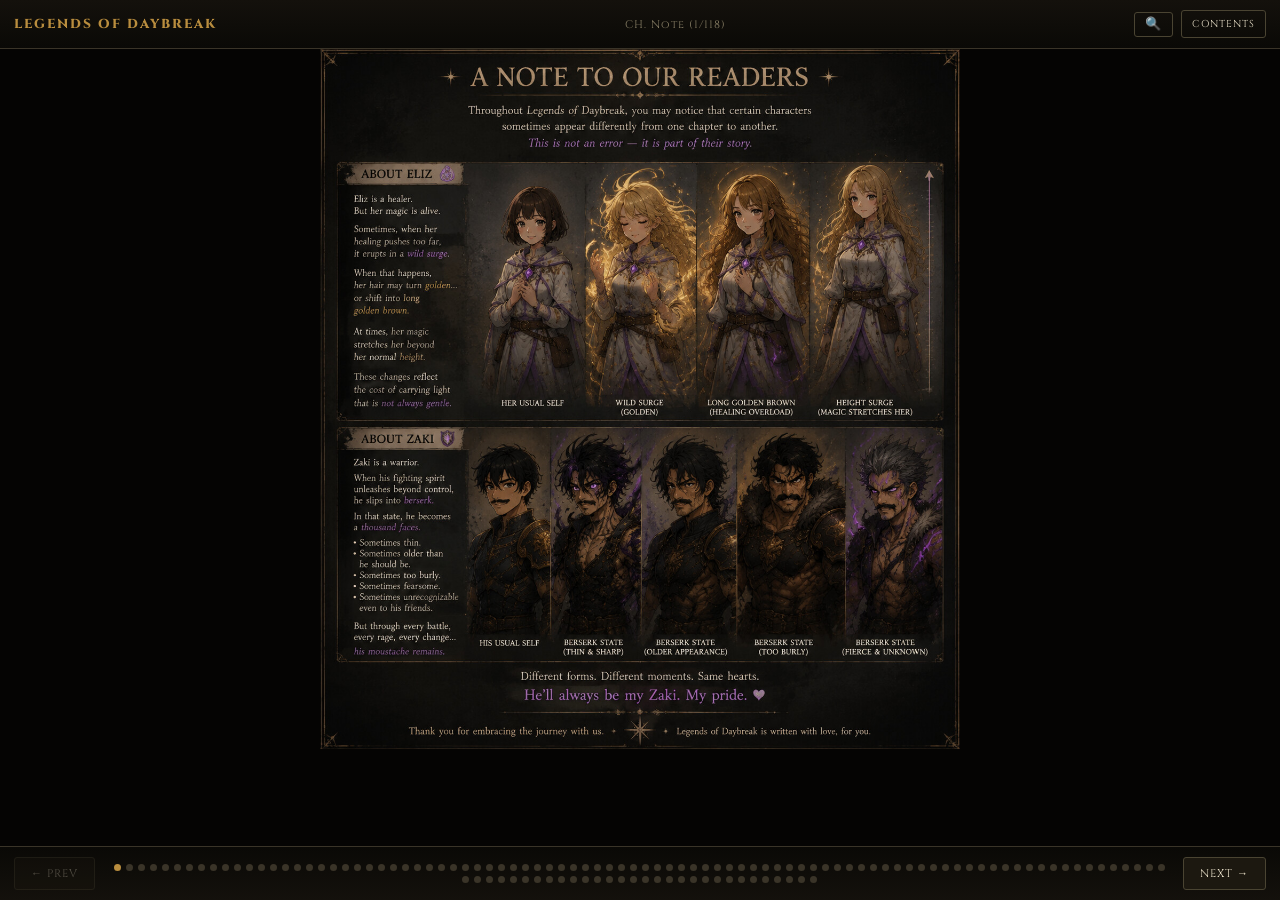
<file: comic/daybreak-reader.html>
<!DOCTYPE html>
<html lang="en">
<head>
<meta charset="UTF-8">
<meta name="viewport" content="width=device-width, initial-scale=1.0, maximum-scale=5.0, user-scalable=yes">
<title>Legends of Daybreak — Reader</title>
<style>
  @import url('https://fonts.googleapis.com/css2?family=Cinzel:wght@600;800&family=Cormorant+Garamond:ital,wght@0,500;0,600;1,500&display=swap');

  *{box-sizing:border-box; -webkit-tap-highlight-color:transparent;}
  html,body{
    margin:0; height:100%; overflow:hidden;
    background:#0a0906;
    font-family:'Cormorant Garamond', serif;
    color:#e8dfc8;
  }

  #app{
    position:relative;
    height:100%;
    width:100%;
    display:flex;
    flex-direction:column;
  }

  /* ---------- TOP BAR ---------- */
  #topbar{
    flex:0 0 auto;
    display:flex;
    align-items:center;
    justify-content:space-between;
    padding:10px 14px;
    background:linear-gradient(#14110c, #0a0906);
    border-bottom:1px solid #3a3428;
    z-index:20;
  }
  #topbar .brand{
    font-family:'Cinzel', serif;
    font-weight:800;
    font-size:13px;
    letter-spacing:2px;
    color:#b98d3e;
    text-transform:uppercase;
  }
  #topbar .chnum{
    font-family:'Cinzel', serif;
    font-size:11px;
    letter-spacing:1px;
    color:#8a8067;
  }
  #tocBtn{
    background:none;
    border:1px solid #4a4432;
    color:#e8dfc8;
    font-family:'Cinzel', serif;
    font-size:10px;
    letter-spacing:1px;
    padding:6px 10px;
    border-radius:3px;
  }
  #topbarBtns{
    display:flex;
    align-items:center;
    gap:8px;
  }
  #zoomBtn{
    background:none;
    border:1px solid #4a4432;
    color:#e8dfc8;
    font-family:'Cinzel', serif;
    font-size:13px;
    letter-spacing:1px;
    padding:5px 10px;
    border-radius:3px;
    line-height:1;
  }
  #zoomBtn.active{
    background:#b98d3e;
    border-color:#b98d3e;
    color:#14110c;
  }

  /* ---------- READER VIEW ---------- */
  #reader{
    flex:1 1 auto;
    position:relative;
    overflow:hidden;
    display:flex;
    align-items:center;
    justify-content:center;
    touch-action:pan-y pinch-zoom;
  }
  #pageTrack{
    display:flex;
    height:100%;
    width:100%;
    transition:transform 0.32s cubic-bezier(.4,0,.2,1);
  }
  .pageSlide{
    flex:0 0 100%;
    height:100%;
    display:flex;
    align-items:flex-start;
    justify-content:center;
    overflow-y:auto;
    -webkit-overflow-scrolling:touch;
    background:#050403;
    touch-action:pan-y pinch-zoom;
  }
  .pageSlide img{
    width:100%;
    max-width:640px;
    display:block;
    transition:width 0.25s ease, max-width 0.25s ease;
  }

  /* ---------- ZOOM MODE ---------- */
  #app.zoom-mode .pageSlide{
    overflow-x:auto;
    justify-content:flex-start;
    touch-action:pan-x pan-y pinch-zoom;
  }
  #app.zoom-mode .pageSlide img{
    width:210%;
    max-width:none;
  }

  .navZone{
    position:absolute;
    top:0; bottom:0;
    width:18%;
    z-index:5;
  }
  .navZone.left{ left:0; }
  .navZone.right{ right:0; }

  /* ---------- BOTTOM BAR ---------- */
  #bottombar{
    flex:0 0 auto;
    display:flex;
    align-items:center;
    justify-content:center;
    gap:14px;
    padding:10px 14px calc(10px + env(safe-area-inset-bottom));
    background:linear-gradient(#0a0906, #14110c);
    border-top:1px solid #3a3428;
    z-index:20;
  }
  #bottombar button{
    background:#1c1810;
    border:1px solid #4a4432;
    color:#e8dfc8;
    font-family:'Cinzel', serif;
    font-size:11px;
    letter-spacing:1px;
    padding:8px 16px;
    border-radius:3px;
  }
  #bottombar button:disabled{ opacity:0.3; }
  #dots{
    display:flex;
    gap:5px;
    flex:1;
    justify-content:center;
    flex-wrap:wrap;
  }
  #dots .dot{
    width:7px; height:7px;
    border-radius:50%;
    background:#3a3428;
  }
  #dots .dot.active{ background:#b98d3e; }

  /* ---------- TOC OVERLAY ---------- */
  #toc{
    position:absolute;
    inset:0;
    background:rgba(6,5,3,0.97);
    z-index:50;
    display:none;
    flex-direction:column;
    padding:20px 16px;
    overflow-y:auto;
  }
  #toc.open{ display:flex; }
  #toc h2{
    font-family:'Cinzel', serif;
    font-weight:800;
    letter-spacing:2px;
    color:#b98d3e;
    text-align:center;
    font-size:16px;
    margin:6px 0 18px;
    text-transform:uppercase;
  }
  #toc .list{
    display:flex;
    flex-direction:column;
    gap:10px;
    max-width:420px;
    margin:0 auto;
    width:100%;
  }
  .tocItem{
    display:flex;
    align-items:center;
    gap:12px;
    border:1px solid #3a3428;
    background:#14110c;
    padding:10px 12px;
    border-radius:4px;
  }
  .tocItem .num{
    font-family:'Cinzel', serif;
    font-weight:800;
    font-size:18px;
    color:#8a3324;
    width:28px;
    text-align:center;
  }
  .tocItem .name{
    font-family:'Cormorant Garamond', serif;
    font-style:italic;
    font-size:16px;
    color:#e8dfc8;
  }
  #closeToc{
    align-self:center;
    margin-top:20px;
    background:none;
    border:1px solid #4a4432;
    color:#8a8067;
    font-family:'Cinzel', serif;
    font-size:10px;
    letter-spacing:1px;
    padding:8px 20px;
    border-radius:3px;
  }
</style>
</head>
<body>

<div id="app">

  <div id="topbar">
    <div class="brand">Legends of Daybreak</div>
    <div class="chnum" id="chnumLabel">CH. 01 / 07</div>
    <div id="topbarBtns">
      <button id="zoomBtn" title="Toggle zoom">&#128269;</button>
      <button id="tocBtn">CONTENTS</button>
    </div>
  </div>

  <div id="reader">
    <div class="navZone left" id="zoneLeft"></div>
    <div class="navZone right" id="zoneRight"></div>
    <div id="pageTrack"></div>
  </div>

  <div id="bottombar">
    <button id="prevBtn">&larr; PREV</button>
    <div id="dots"></div>
    <button id="nextBtn">NEXT &rarr;</button>
  </div>

  <div id="toc">
    <h2>Table of Contents</h2>
    <div class="list" id="tocList"></div>
    <button id="closeToc">CLOSE</button>
  </div>

</div>

<script>
const chapters = [
{num:"Note", title:"A Note to Our Readers", src:"images/note.jpg"},
{num:0, title:"Legends of Daybreak", src:"images/ch00.jpg"},
{num:1, title:"The Rain and the Kitten", src:"images/ch01.jpg"},
{num:2, title:"The Awakening", src:"images/ch02.jpg"},
{num:3, title:"The First Bond", src:"images/ch03.jpg"},
{num:4, title:"Sisterblade", src:"images/ch04.jpg"},
{num:5, title:"The Weight of Before", src:"images/ch05.jpg"},
{num:6, title:"The Healer's Light", src:"images/ch06.jpg"},
{num:7, title:"The Stormsinger", src:"images/ch07.jpg"},
{num:8, title:"Shadows of the Past", src:"images/ch08.jpg"},
{num:9, title:"The Frozen Crown", src:"images/ch09.jpg"},
{num:10, title:"Into the Void", src:"images/ch10.jpg"},
{num:11, title:"Starlight Ascension", src:"images/ch11.jpg"},
{num:12, title:"Planar Convergence", src:"images/ch12.jpg"},
{num:13, title:"The Astral Threshold", src:"images/ch13.jpg"},
{num:14, title:"Heart of Fire", src:"images/ch14.jpg"},
{num:15, title:"The Shattered Veil", src:"images/ch15.jpg"},
{num:16, title:"Frozen Choices", src:"images/ch16.jpg"},
{num:17, title:"The Void Between Sisters", src:"images/ch17.jpg"},
{num:18, title:"The Last Letter", src:"images/ch18.jpg"},
{num:19, title:"Starlight, Finally", src:"images/ch19.jpg"},
{num:20, title:"The Planarch", src:"images/ch20.jpg"},
{num:21, title:"The Breaking", src:"images/ch21.jpg"},
{num:22, title:"What the Ruin Remembers", src:"images/ch22.jpg"},
{num:23, title:"Aisiyah's Ledger, Aisiyah's Absence", src:"images/ch23.jpg"},
{num:24, title:"The Numbers That Never Balanced", src:"images/ch24.jpg"},
{num:25, title:"The Foreman Never Clocks Out", src:"images/ch25.jpg"},
{num:26, title:"The Widow's Watch", src:"images/ch26.jpg"},
{num:27, title:"The Roads Senedra Walked", src:"images/ch27.jpg"},
{num:28, title:"The Room That Waited", src:"images/ch28.jpg"},
{num:29, title:"The Weight He Chose to Carry", src:"images/ch29.jpg"},
{num:30, title:"The Storm That Never Broke", src:"images/ch30.jpg"},
{num:31, title:"What the Ember Remembers", src:"images/ch31.jpg"},
{num:32, title:"What the Ledger Never Said", src:"images/ch32.jpg"},
{num:33, title:"The Version That Stopped Pretending", src:"images/ch33.jpg"},
{num:34, title:"The Door Someone Built on Purpose", src:"images/ch34.jpg"},
{num:35, title:"The Tribunal of Every Echo", src:"images/ch35.jpg"},
{num:36, title:"The First Break", src:"images/ch36.jpg"},
{num:37, title:"The Slow Work", src:"images/ch37.jpg"},
{num:38, title:"A Setback Is Not a Failure", src:"images/ch38.jpg"},
{num:39, title:"What Happens After", src:"images/ch39.jpg"},
{num:40, title:"The Whole Family", src:"images/ch40.jpg"},
{num:41, title:"Daybreak", src:"images/ch41.jpg"},
{num:42, title:"Enough, Without Asking (Part 1 of 2)", src:"images/ch42.jpg"},
{num:42, title:"Enough, Without Asking (Part 2 of 2)", src:"images/ch42a.jpg"},
{num:43, title:"The Question Neither of Them Answers (Part I)", src:"images/ch43.jpg"},
{num:43, title:"The Question Neither of Them Answers (Part 2)", src:"images/ch43a.jpg"},
{num:44, title:"The Weight Learns to Rest", src:"images/ch44.jpg"},
{num:45, title:"The Two Before Me", src:"images/ch45.jpg"},
{num:46, title:"Before He Learned to Guard", src:"images/ch46.jpg"},
{num:47, title:"What Family Costs (Part 1)", src:"images/ch47.jpg"},
{num:47, title:"What Family Costs (Part 2)", src:"images/ch47a.jpg"},
{num:48, title:"Never Really a Loan (Part 1)", src:"images/ch48.jpg"},
{num:48, title:"Never Really a Loan (Part 2)", src:"images/ch48a.jpg"},
{num:49, title:"The First Step Beyond", src:"images/ch49.jpg"},
{num:50, title:"Every Name the Tide Kept", src:"images/ch50.jpg"},
{num:51, title:"A Debt With No Owner", src:"images/ch51.jpg"},
{num:52, title:"What Was, Owed, Surfacing", src:"images/ch52.jpg"},
{num:53, title:"Proof the Road Continues", src:"images/ch53.jpg"},
{num:54, title:"What the Hollow Prophet Believed", src:"images/ch54.jpg"},
{num:55, title:"The Knight Who Came Back Different", src:"images/ch55.jpg"}
,
{num:56, title:"What Faith Does Without Anyone to Follow", src:"images/ch56.jpg"},
{num:57, title:"The Last of the Believing", src:"images/ch57.jpg"},
{num:58, title:"What Soel Actually Is", src:"images/ch58.jpg"},
{num:59, title:"The One He Chose Before", src:"images/ch59.jpg"},
{num:60, title:"The Cellphone (Part 1)", src:"images/ch60.jpg"},
{num:60, title:"The Voice That Should Not Answer (Part 2)", src:"images/ch60a.jpg"},
{num:61, title:"The Mechanic (Part 1)", src:"images/ch61.jpg"},
{num:61, title:"The Mechanic (Part 2)", src:"images/ch61a.jpg"},
{num:61, title:"The Mechanic (Part 3)", src:"images/ch61b.jpg"},
{num:62, title:"It Was Never Me (Part 1)", src:"images/ch62.jpg"},
{num:62, title:"Proof of Where You Were Standing (Part 2)", src:"images/ch62a.jpg"},
{num:62, title:"Proof of Where You Were Standing (Part 3)", src:"images/ch62b.jpg"},
{num:63, title:"The Charge (Part 1)", src:"images/ch63.jpg"},
{num:63, title:"The Charge (Part 2)", src:"images/ch63a.jpg"},
{num:64, title:"The Asset (Part 1)", src:"images/ch64.jpg"},
{num:64, title:"The Asset (Part 2)", src:"images/ch64a.jpg"},
{num:65, title:"What I Was Actually Running From (Part 1)", src:"images/ch65.jpg"},
{num:65, title:"What I Was Actually Running From (Part 2)", src:"images/ch65a.jpg"},
{num:65, title:"What I Was Actually Running From (Part 3)", src:"images/ch65b.jpg"},
{num:66, title:"Nine Years, One Hundred Dollars (Part 1)", src:"images/ch66.jpg"},
{num:66, title:"Nine Years, One Hundred Dollars (Part 2)", src:"images/ch66a.jpg"},
{num:66, title:"Nine Years, One Hundred Dollars (Part 3)", src:"images/ch66b.jpg"},
{num:67, title:"The Job That Never Says Enough (Part 1)", src:"images/ch67.jpg"},
{num:67, title:"The Job That Never Says Enough (Part 2)", src:"images/ch67a.jpg"},
{num:68, title:"What the Numbers Actually Meant (Part 1)", src:"images/ch68.jpg"},
{num:68, title:"What the Numbers Actually Meant (Part 2)", src:"images/ch68a.jpg"},
{num:69, title:"Not an Asset...Family (Part 1)", src:"images/ch69.jpg"},
{num:69, title:"Not an Asset...Family (Part 2)", src:"images/ch69a.jpg"},
{num:70, title:"No Service (Part 1)", src:"images/ch70.jpg"},
{num:70, title:"No Service (Part 2)", src:"images/ch70a.jpg"},
{num:70, title:"No Service (Part 3)", src:"images/ch70b.jpg"},
{num:71, title:"What the World Let Go Of (Part 1)", src:"images/ch71.jpg"},
{num:71, title:"What the World Let Go Of (Part 2)", src:"images/ch71a.jpg"},
{num:72, title:"Same Firm, New Sign (Part 1)", src:"images/ch72.jpg"},
{num:72, title:"Same Firm, New Sign (Part 2)", src:"images/ch72a.jpg"},
{num:72, title:"Same Firm, New Sign (Part 3)", src:"images/ch72b.jpg"},
{num:72, title:"Same Firm, New Sign (Part 4)", src:"images/ch72c.jpg"},
{num:73, title:"The Search He Chooses", src:"images/ch73.jpg"},
{num:74, title:"What Sister Wren Still Knows", src:"images/ch74.jpg"},
{num:75, title:"The Temple That Answers", src:"images/ch75.jpg"},
{num:76, title:"Forever and Ever", src:"images/ch76.jpg"},
{num:77, title:"The Mended Sanctum", src:"images/ch77.jpg"},
{num:78, title:"Where the Old Names Wait", src:"images/ch78.jpg"},
{num:79, title:"What Doesn't Stay Buried", src:"images/ch79.jpg"},
{num:80, title:"What You Chose Instead", src:"images/ch80.jpg"},
{num:81, title:"The Roads Not Taken", src:"images/ch81.jpg"},
{num:82, title:"What the Pandemic Took", src:"images/ch82.jpg"},
{num:83, title:"Loyalty and Its Cost", src:"images/ch83.jpg"},
{num:84, title:"What Was Never Meant to Be Fought", src:"images/ch84.jpg"},
{num:85, title:"The Present, Whatever It Holds", src:"images/ch85.jpg"},
{num:86, title:"The Retainer's Hollow", src:"images/ch86.jpg"},
{num:87, title:"The Treeline Detail", src:"images/ch87.jpg"},
{num:88, title:"What You Have to Resolve Yourself", src:"images/ch88.jpg"},
{num:89, title:"What Soel Remembers", src:"images/ch89.jpg"},
{num:90, title:"The Warmth That Waited", src:"images/ch90.jpg"},
{num:91, title:"What the Cold Never Took", src:"images/ch91.jpg"},
{num:92, title:"Not Recovering. Beginning.", src:"images/ch92.jpg"}
];

let current = 0;
const track = document.getElementById('pageTrack');
const dotsEl = document.getElementById('dots');
const tocList = document.getElementById('tocList');
const chnumLabel = document.getElementById('chnumLabel');
const prevBtn = document.getElementById('prevBtn');
const nextBtn = document.getElementById('nextBtn');

chapters.forEach((c, i) => {
  const slide = document.createElement('div');
  slide.className = 'pageSlide';
  const img = document.createElement('img');
  img.src = c.src;
  img.alt = 'Chapter ' + c.num + ': ' + c.title;
  img.loading = i === 0 ? 'eager' : 'lazy';
  slide.appendChild(img);
  track.appendChild(slide);

  const dot = document.createElement('div');
  dot.className = 'dot' + (i === 0 ? ' active' : '');
  dot.addEventListener('click', () => goTo(i));
  dotsEl.appendChild(dot);

  const item = document.createElement('div');
  item.className = 'tocItem';
  item.innerHTML = '<div class="num">' + String(c.num).padStart(2,'0') + '</div><div class="name">' + c.title + '</div>';
  item.addEventListener('click', () => { goTo(i); toggleToc(false); });
  tocList.appendChild(item);
});

function update() {
  track.style.transform = 'translateX(-' + (current * 100) + '%)';
  document.querySelectorAll('#dots .dot').forEach((d, i) => d.classList.toggle('active', i === current));
  chnumLabel.textContent = 'CH. ' + String(chapters[current].num).padStart(2,'0') + '  (' + (current+1) + '/' + chapters.length + ')';
  prevBtn.disabled = current === 0;
  nextBtn.disabled = current === chapters.length - 1;
}

function goTo(i) {
  current = Math.max(0, Math.min(chapters.length - 1, i));
  update();
  if (zoomed) {
    const slides = document.querySelectorAll('.pageSlide');
    if (slides[current]) { slides[current].scrollLeft = 0; slides[current].scrollTop = 0; }
  }
}

document.getElementById('zoneLeft').addEventListener('click', () => { if (!zoomed) goTo(current - 1); });
document.getElementById('zoneRight').addEventListener('click', () => { if (!zoomed) goTo(current + 1); });
prevBtn.addEventListener('click', () => goTo(current - 1));
nextBtn.addEventListener('click', () => goTo(current + 1));

function toggleToc(state) {
  document.getElementById('toc').classList.toggle('open', state);
}

// ---------- ZOOM ----------
let zoomed = false;
const appEl = document.getElementById('app');
const zoomBtn = document.getElementById('zoomBtn');

function setZoom(state) {
  zoomed = state;
  appEl.classList.toggle('zoom-mode', zoomed);
  zoomBtn.classList.toggle('active', zoomed);
  zoomBtn.innerHTML = zoomed ? '&#10005;' : '&#128269;';
  zoomBtn.title = zoomed ? 'Exit zoom' : 'Toggle zoom';
  // reset scroll position on the current slide whenever zoom is toggled
  const slides = document.querySelectorAll('.pageSlide');
  if (slides[current]) { slides[current].scrollLeft = 0; slides[current].scrollTop = 0; }
}

zoomBtn.addEventListener('click', () => setZoom(!zoomed));
document.getElementById('tocBtn').addEventListener('click', () => toggleToc(true));
document.getElementById('closeToc').addEventListener('click', () => toggleToc(false));

// swipe support
let touchStartX = null;
const reader = document.getElementById('reader');
reader.addEventListener('touchstart', e => {
  if (zoomed || e.touches.length > 1) { touchStartX = null; return; }
  touchStartX = e.touches[0].clientX;
}, {passive:true});
reader.addEventListener('touchend', e => {
  if (zoomed || touchStartX === null) return;
  const dx = e.changedTouches[0].clientX - touchStartX;
  if (Math.abs(dx) > 60) {
    if (dx < 0) goTo(current + 1); else goTo(current - 1);
  }
  touchStartX = null;
}, {passive:true});

document.addEventListener('keydown', e => {
  if (e.key === 'ArrowRight') goTo(current + 1);
  if (e.key === 'ArrowLeft') goTo(current - 1);
});

update();
</script>

</body>
</html>
</file>
